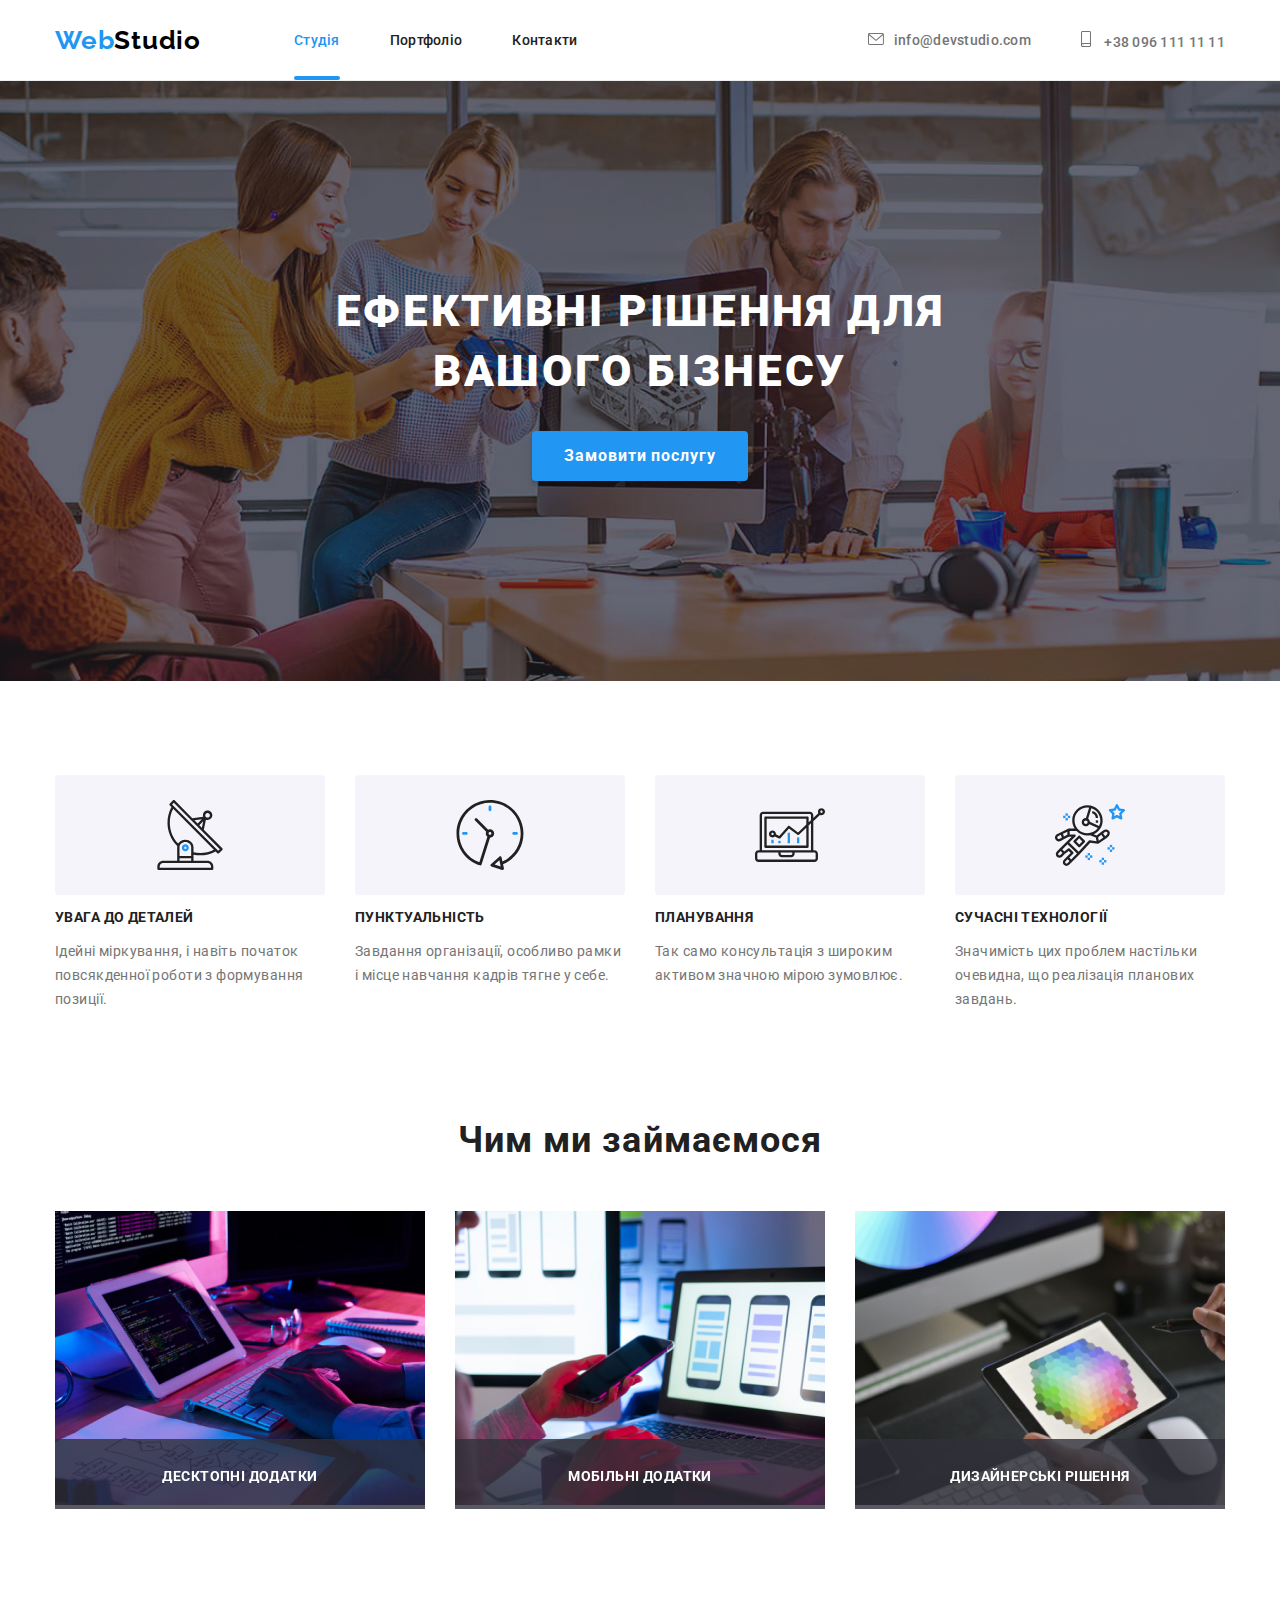
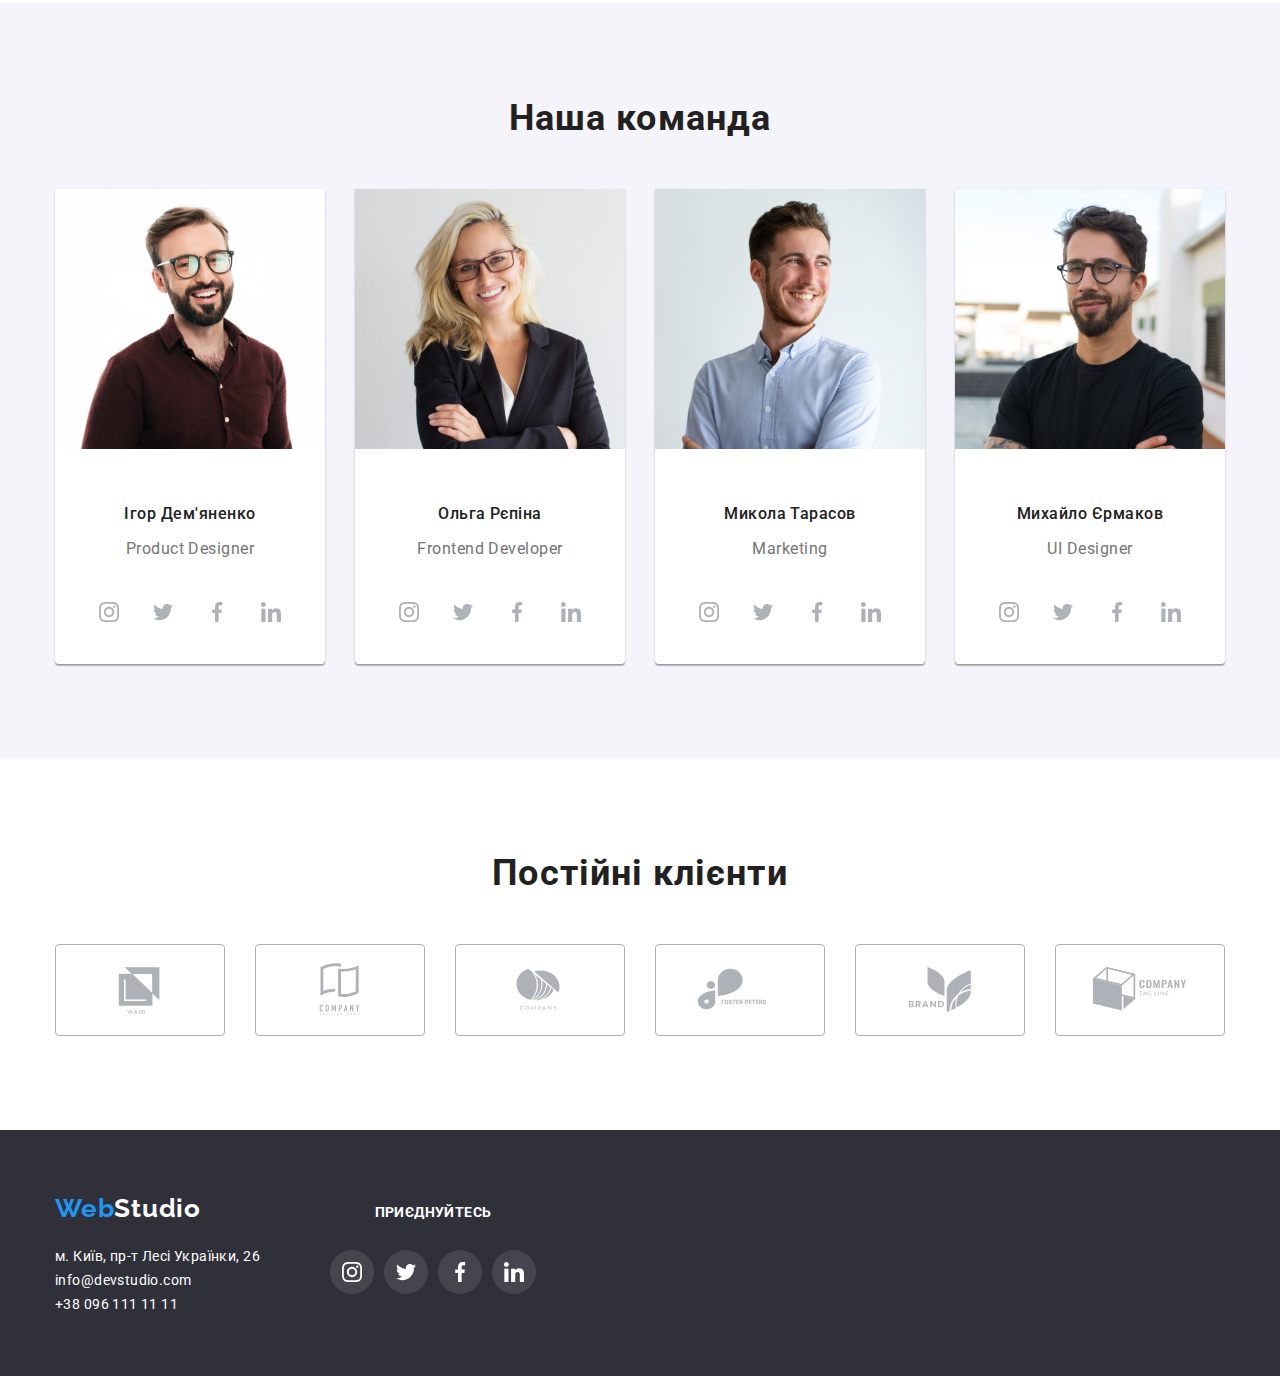
<file: index.html>
<!DOCTYPE html>
<html lang="uK">

<head>
    <meta charset="UTF-8">
    <meta http-equiv="X-UA-Compatible" content="IE=edge">
    <meta name="viewport" content="width=device-width, initial-scale=1.0">
    <title>WebStudio</title>
    <link rel="preconnect" href="https://fonts.googleapis.com">
    <link rel="preconnect" href="https://fonts.gstatic.com" crossorigin>
    <link
        href="https://fonts.googleapis.com/css2?family=Raleway:wght@700&family=Roboto:wght@400;500;700;900&display=swap"
        rel="stylesheet">
    <link rel="stylesheet" href="https://cdnjs.cloudflare.com/ajax/libs/modern-normalize/1.1.0/modern-normalize.css">
    <link rel="stylesheet" href="./css/styles.css"/>
</head>

<body class="body">
    <header class="header">
        <div class="container header-container">
            <a href="index.html" class="logo link"><span class="logo-web">Web</span>Studio</a>
            <nav class="header-nav">
                <ul class="header-list list">
                    <li class="header-list-item"><a class="header-list-link header-link link current" href="./index.html">Студія</a>
                    </li>
                    <li class="header-list-item"><a class="header-list-link header-link link" href="./portfolio.html">Портфоліо</a>
                    </li>
                    <li class="header-list-item"><a class="header-list-link header-link link" href="#">Контакти</a></li>
                </ul>
            </nav>
            <ul class="header-contacts">
                <li class="header-list-contact list">
                    <a class="header-mailto-link header-link link"
                        href="mailto:info@devstudio.com">
                        <svg class="icon-envelope icon" width="16" height="12">
                            <use href="./img/icons.svg#icon-envelope-hover"></use>
                        </svg><span>info@devstudio.com</span> 
                    </a>
                </li>
                <li class="header-list-contact list">
                    <a class="header-tel-link header-link link" href="tel:+380961111111">
                    <svg class="icon-envelope icon" width="10" height="16">
                        <use href="./img/icons.svg#icon-smartphone"></use>
                    </svg>
                        <span>+38 096 111 11 11</span>
                        </a></li>
            </ul>
        </div>
        
    </header>
    <main>
        <section class="hero section">
            <div class="container hero-container">
                    <h1 class="hero-title">Ефективні рішення для <br>вашого бізнесу</h1>
                    <button class="hero-button button" type="button" data-modal-open>Замовити послугу</button>
                <div class="backdrop is-hidden" data-modal>
                    <div class="modal">
                        <button class="modal-button button" data-modal-close>
                            <svg width="30" height="30">
                                <use href="./img/close.svg"></use>
                            </svg>
                        </button>
                    </div>
                </div>
                </div>
            </div>
                </section>
            <section class="section">
                <div class="container">
                    <h2 class="visually-hidden">Переваги</h2>
                    <ul class="benefits-list list">
                        <li class="benefits-list-item">
                            <div class="benefits-svg"><svg class="antena benefits-icon" width="70" height="70"><use href="./img/icons.svg#icon-antenna-1"></use></svg></div>
                            <h3 class="benefits-title">УВАГА ДО ДЕТАЛЕЙ</h3>
                            <p class="benefits-text">Ідейні міркування, і навіть початок повсякденної роботи з формування позиції.</p>
                        </li>
                        <li class="benefits-list-item">
                            <div class="benefits-svg"><svg class="clock benefits-icon" width="70" height="70">
                                <use href="./img/icons.svg#icon-clock"></use>
                            </svg></div>
                            <h3 class="benefits-title">ПУНКТУАЛЬНІСТЬ</h3>
                            <p class="benefits-text">Завдання організації, особливо рамки і місце навчання кадрів тягне у себе.</p>
                        </li>
                        <li class="benefits-list-item">
                            <div class="benefits-svg"><svg class="diagram benefits-icon" width="70" height="70"><use href="./img/icons.svg#icon-diagram"></use></svg></div>
                            <h3 class="benefits-title">ПЛАНУВАННЯ</h3>
                            <p class="benefits-text">Так само консультація з широким активом значною мірою зумовлює.</p>
                        </li>
                        <li class="benefits-list-item">
                            <div class="benefits-svg"><svg class="astronaut benefits-icon" width="70" height="70">
                                <use href="./img/icons.svg#icon-astronaut"></use></svg></div>
                            <h3 class="benefits-title">СУЧАСНІ ТЕХНОЛОГІЇ</h3>
                            <p class="benefits-text">Значимість цих проблем настільки очевидна, що реалізація планових завдань.</p>
                        </li>
                    </ul>
                </div>
        </section>
        <section class="our-work section">
            <div class="container">
                <h2 class="our-work-title">Чим ми займаємося</h2>
                <ul class="our-work-list list">
                    <li class="our-work-item">
                        <img class="work-img" src="./img/img1.jpg" alt="foto1" width="370">
                        <p class="product-description">Десктопні додатки</p>
                    </li>
                    <li class="our-work-item">
                        <img class="work-img" src="./img/img2.jpg" alt="foto2" width="370">
                        <p class="product-description">Мобільні додатки</p>
                    </li>
                    <li class="our-work-item">
                        <img class="work-img" src="./img/img3.jpg" alt="foto3" width="370">
                        <p class="product-description">Дизайнерські рішення</p>
                    </li>
                </ul>
            </div>
            
        
        </section>
        <section class="our-team section">
            <div class="container"><h2 class="our-team-title">Наша команда</h2>
                <ul class="our-team-list list">
                    <li class="our-team-item">
                        <img class="team-img" src="./img/img4.jpg" alt="foto4" width="270">
                        <p class="team-name">Ігор Дем'яненко</p>
                        <p class="team-position">Product Designer</p>
                        <ul class="social-icons-list list">
                            <li class="social-item">
                                <a href="#" class="social-link link">
                                    <svg class="social-icon" width="20" height="20"><use href="./img/icons.svg#icon-instagram"></use></svg>
                                </a>
                            </li>
                            <li class="social-item">
                                <a href="#" class="social-link link">
                                    <svg class="social-icon" width="20" height="20">
                                    <use href="./img/icons.svg#icon-twitter"></use>
                                    </svg>
                                 </a>
                            </li>
                            <li class="social-item"><a href="#" class="social-link link">
                                <svg class="social-icon" width="20" height="20">
                                    <use href="./img/icons.svg#icon-facebook"></use>
                                </svg>
                                </a>
                            </li>
                            <li class="social-item"><a href="#" class="social-link link">
                                <svg class="social-icon" width="20" height="20">
                                    <use href="./img/icons.svg#icon-linkedin"></use>
                                </svg>
                                </a>
                            </li>
                            
                        </ul>
                    </li>
                    <li class="our-team-item">
                        <img class="team-img" src="./img/img5.jpg" alt="foto5" width="270">
                        <p class="team-name">Ольга Рєпіна</p>
                        <p class="team-position">Frontend Developer</p>
                        <ul class="social-icons-list list">
                            <li class="social-item">
                                <a href="#" class="social-link link">
                                    <svg class="social-icon" width="20" height="20">
                                        <use href="./img/icons.svg#icon-instagram"></use>
                                    </svg>
                                </a>
                            </li>
                            <li class="social-item">
                                <a href="#" class="social-link link">
                                    <svg class="social-icon" width="20" height="20">
                                        <use href="./img/icons.svg#icon-twitter"></use>
                                    </svg>
                                </a>
                            </li>
                            <li class="social-item"><a href="#" class="social-link link">
                                    <svg class="social-icon" width="20" height="20">
                                        <use href="./img/icons.svg#icon-facebook"></use>
                                    </svg>
                                </a>
                            </li>
                            <li class="social-item"><a href="#" class="social-link link">
                                    <svg class="social-icon" width="20" height="20">
                                        <use href="./img/icons.svg#icon-linkedin"></use>
                                    </svg>
                                </a>
                            </li>
                        
                        </ul>
                    </li>
                    <li class="our-team-item">
                        <img class="team-img" src="./img/img6.jpg" alt="foto6" width="270">
                        <p class="team-name">Микола Тарасов</p>
                        <p class="team-position">Marketing</p>
                        <ul class="social-icons-list list">
                            <li class="social-item">
                                <a href="#" class="social-link link">
                                    <svg class="social-icon" width="20" height="20">
                                        <use href="./img/icons.svg#icon-instagram"></use>
                                    </svg>
                                </a>
                            </li>
                            <li class="social-item">
                                <a href="#" class="social-link link">
                                    <svg class="social-icon" width="20" height="20">
                                        <use href="./img/icons.svg#icon-twitter"></use>
                                    </svg>
                                </a>
                            </li>
                            <li class="social-item"><a href="#" class="social-link link">
                                    <svg class="social-icon" width="20" height="20">
                                        <use href="./img/icons.svg#icon-facebook"></use>
                                    </svg>
                                </a>
                            </li>
                            <li class="social-item"><a href="#" class="social-link link">
                                    <svg class="social-icon" width="20" height="20">
                                        <use href="./img/icons.svg#icon-linkedin"></use>
                                    </svg>
                                </a>
                            </li>
                        
                        </ul>
                    </li>
                    <li class="our-team-item">
                        <img class="team-img" src="./img/img7.jpg" alt="foto7" width="270">
                        <p class="team-name">Михайло Єрмаков</p>
                        <p class="team-position">UI Designer</p>
                        <ul class="social-icons-list list">
                            <li class="social-item">
                                <a href="#" class="social-link link">
                                    <svg class="social-icon" width="20" height="20">
                                        <use href="./img/icons.svg#icon-instagram"></use>
                                    </svg>
                                </a>
                            </li>
                            <li class="social-item">
                                <a href="#" class="social-link link">
                                    <svg class="social-icon" width="20" height="20">
                                        <use href="./img/icons.svg#icon-twitter"></use>
                                    </svg>
                                </a>
                            </li>
                            <li class="social-item"><a href="#" class="social-link link">
                                    <svg class="social-icon" width="20" height="20">
                                        <use href="./img/icons.svg#icon-facebook"></use>
                                    </svg>
                                </a>
                            </li>
                            <li class="social-item"><a href="#" class="social-link link">
                                    <svg class="social-icon" width="20" height="20">
                                        <use href="./img/icons.svg#icon-linkedin"></use>
                                    </svg>
                                </a>
                            </li>
                        
                        </ul>
                    </li>
                </ul>
            </div>
            
        </section>
        <section class="regular-customers section">
            <div class="container">
                <h2 class="regular-customers-title">Постійні клієнти</h2>
                <ul class="regular-customers-list list">
                    <li class="regular-customers-item">
                        <a class="customers-link link" href="#">
                            <svg class="customers-icon" width="106" height="60">
                                <use href="./img/icons.svg#icon-Logo"></use>
                            </svg>
                        </a>
                    </li>
                    <li class="regular-customers-item">
                        <a class="customers-link link" href="#">
                            <svg class="customers-icon" width="106" height="60">
                                <use href="./img/icons.svg#icon-Logo1"></use>
                            </svg>
                        </a>
                    </li>
                    <li class="regular-customers-item">
                        <a class="customers-link link" href="#">
                            <svg class="customers-icon" width="106" height="60">
                                <use href="./img/icons.svg#icon-Logo2"></use>
                            </svg>
                        </a>

                    </li>
                    <li class="regular-customers-item">
                        <a class="customers-link link" href="#">
                            <svg class="customers-icon" width="106" height="60">
                                <use href="./img/icons.svg#icon-Logo3"></use>
                            </svg>
                        </a>
                    </li>
                    <li class="regular-customers-item" href="#">
                        <a class="customers-link link">
                            <svg class="customers-icon" width="106" height="60">
                                <use href="./img/icons.svg#icon-Logo4"></use>
                            </svg>
                        </a>
                    </li>
                    <li class="regular-customers-item">
                        <a class="customers-link link" href="#">
                            <svg class="customers-icon" width="106" height="60">
                                <use href="./img/icons.svg#icon-Logo5"></use>
                            </svg>
                        </a>
                    </li>

                </ul>

            </div>

        </section>
    </main>
<footer class="footer">
    <div class="container">
    <div class="footer-adress">
        <a class="logo-footer link" href="./index.html"><span class="logo-web-footer link">Web</span>Studio</a>
        <address class="address">
            <a href="https://goo.gl/maps/zW735HcWi8GmM5Nj6" rel="noopener noreferrer nofollow" class="footer-link link">м. Київ, пр-т Лесі
                Українки, 26
            </a><br>
            <a class="footer-link link" href="mailto:info@devstudio.com">info@devstudio.com</a><br>
            <a class="footer-link link" href="tel:+380961111111">+38 096 111 11 11</a>
        </address>
    </div>
    <div class="footer-social">
        <p class="social-title">приєднуйтесь</p>
        <ul class="footer-icons-list list">
        <li class="social-footer-item">
            <a href="#" class="social-footer-link link">
                <svg class="social-footer-icon" width="20" height="20">
                    <use href="./img/icons.svg#icon-instagram"></use>
                </svg>
            </a>
        </li>
        <li class="social-footer-item">
            <a href="#" class="social-footer-link link">
                <svg class="social-footer-icon" width="20" height="20">
                    <use href="./img/icons.svg#icon-twitter"></use>
                </svg>
            </a>
        </li>
        <li class="social-footer-item"><a href="#" class="social-footer-link link">
                <svg class="social-footer-icon" width="20" height="20">
                    <use href="./img/icons.svg#icon-facebook"></use>
                </svg>
            </a>
        </li>
        <li class="social-footer-item"><a href="#" class="social-footer-link link">
                <svg class="social-footer-icon" width="20" height="20">
                    <use href="./img/icons.svg#icon-linkedin"></use>
                </svg>
            </a>
        </li>
        
        </ul>

    </div>
    </div>
    

</footer>
<script src="./js/modal.js"></script>
</body>
</html>
</file>
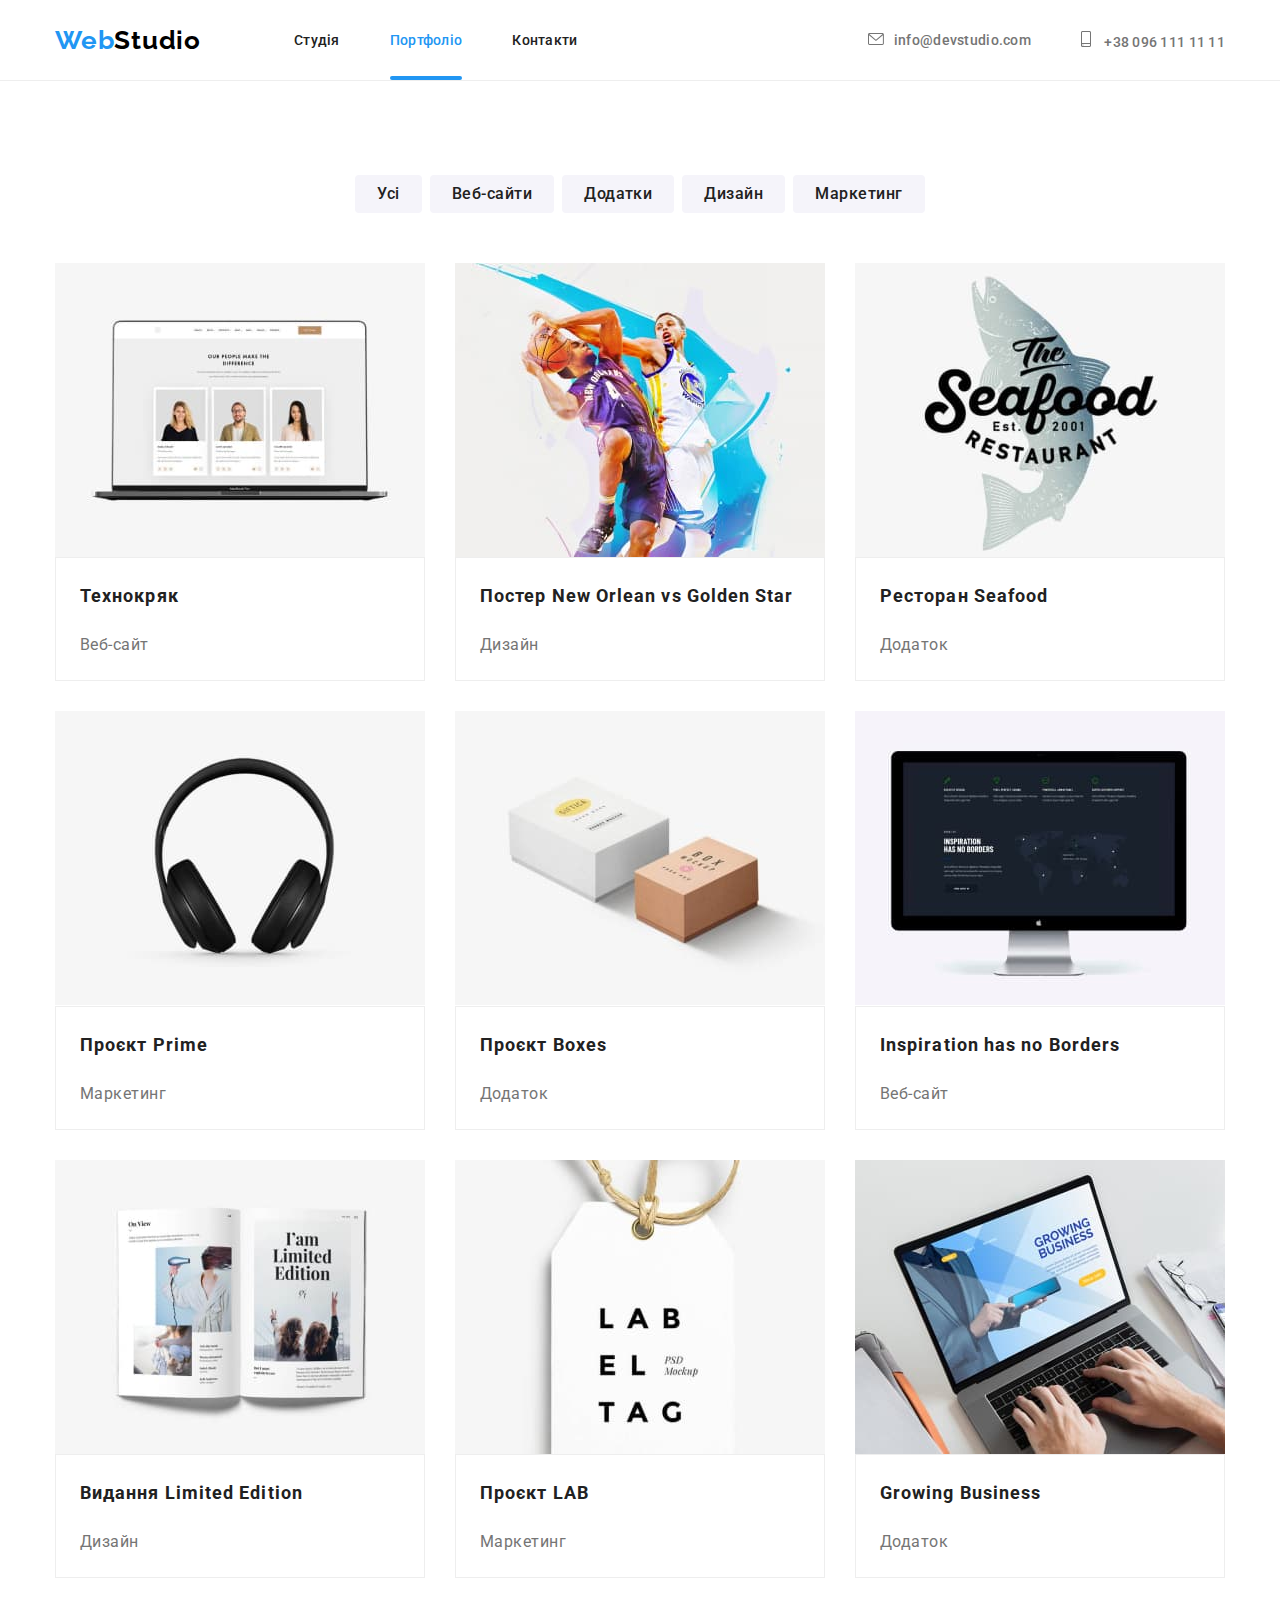
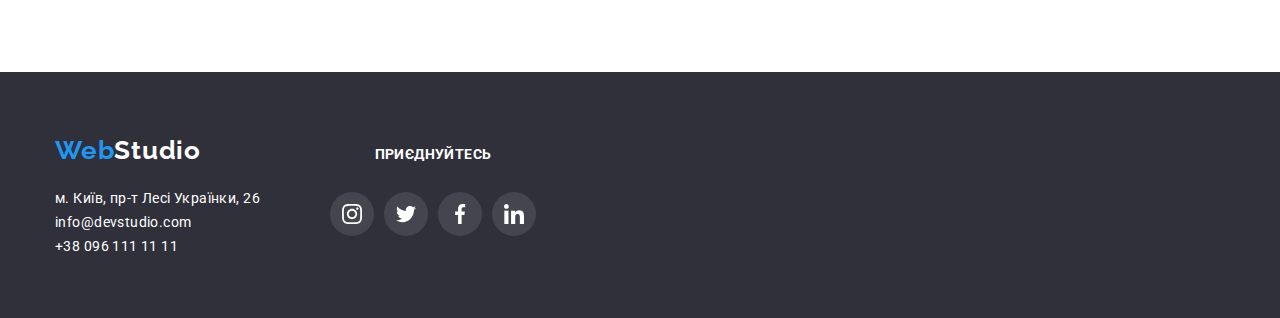
<file: portfolio.html>
<!DOCTYPE html>
<html lang="uK">

<head>
    <meta charset="UTF-8">
    <meta http-equiv="X-UA-Compatible" content="IE=edge">
    <meta name="viewport" content="width=device-width, initial-scale=1.0">
    <title>WebStudio</title>
    <link rel="preconnect" href="https://fonts.googleapis.com">
    <link rel="preconnect" href="https://fonts.gstatic.com" crossorigin>
    <link
        href="https://fonts.googleapis.com/css2?family=Raleway:wght@700&family=Roboto:wght@400;500;700;900&display=swap"
        rel="stylesheet">
    <link rel="stylesheet" href="https://cdnjs.cloudflare.com/ajax/libs/modern-normalize/1.1.0/modern-normalize.css">
    <link rel="stylesheet" href="./css/styles.css" />
</head>

<body class="body">
    <header class="header portfolio">
        <div class="container header-container header-container-portfolio">
            <a href="index.html" class="logo link"><span class="logo-web">Web</span>Studio</a>
            <nav class="header-nav">
                <ul class="header-list list">
                    <li class="header-list-item"><a class="header-list-link header-link link"
                            href="./index.html">Студія</a>
                    </li>
                    <li class="header-list-item"><a class="header-list-link header-link link current"
                            href="./portfolio.html">Портфоліо</a>
                    </li>
                    <li class="header-list-item"><a class="header-list-link header-link link" href="#">Контакти</a></li>
                </ul>
            </nav>
            <ul class="header-contacts">
                <li class="header-list-contact list">
                    <a class="header-mailto-link header-link link" href="mailto:info@devstudio.com">
                        <svg class="icon-envelope icon" width="16" height="12">
                            <use href="./img/icons.svg#icon-envelope-hover"></use>
                        </svg><span>info@devstudio.com</span>
                    </a>
                </li>
                <li class="header-list-contact list">
                    <a class="header-tel-link header-link link" href="tel:+380961111111">
                        <svg class="icon-envelope icon" width="10" height="16">
                            <use href="./img/icons.svg#icon-smartphone"></use>
                        </svg>
                        <span>+38 096 111 11 11</span>
                    </a>
                </li>
            </ul>
        </div>

    </header>
    <main>
        <section class="work section">
        <div class="container">
            <h1 class="visually-hidden">Приклади робіт</h1>
            <ul class="work-list list">
                <li class="work-list-item"><button class="work-button button" type="button">Усі</button></li>
                <li class="work-list-item"><button class="work-button button" type="button">Веб-сайти</button></li>
                <li class="work-list-item"><button class="work-button button" type="button">Додатки</button></li>
                <li class="work-list-item"><button class="work-button button" type="button">Дизайн</button></li>
                <li class="work-list-item"><button class="work-button button" type="button">Маркетинг</button></li>
            </ul>
            <ul class="examples-list list">
                <li class="examples-list-item">
                    <div class="article">
                        <a class="examples-list-link link" href="#">
                            <div class="product-thumb">
                                <img src="./img/web1.jpg" alt="web1" width="370">
                                <p class="description-position">
                                Ресурс пропонує комплексні пропозиції з різним рівнем
                                функціоналу та сервісів. Все це дозволить відвідувачу
                                отримати вичерпні відомості про компанію чи приватну
                                особу.
                                </p>
                            </div>
                            <div class="examples"><h2 class="examples-list-title">Технокряк</h2>
                            <p class="examples-list-text">Веб-сайт</p></div>
                        </a>
                    </div>
                </li>
                <li class="examples-list-item">
                    <div class="article">
                        <a class="examples-list-link link" href="#">
                            <div class="product-thumb">
                            <img src="./img/design1.jpg" alt="design1" width="370">
                            <p class="description-position">
                                Ресурс пропонує комплексні пропозиції з різним рівнем
                                функціоналу та сервісів. Все це дозволить відвідувачу
                                отримати вичерпні відомості про компанію чи приватну
                                особу.
                            </p>
                            </div>
                            <div class="examples"><h2 class="examples-list-title">Постер New Orlean vs Golden Star</h2>
                            <p class="examples-list-text">Дизайн</p></div>
                        </a>
                    </div>
                </li>
                <li class="examples-list-item">
                    <div class="article">
                        <a class="examples-list-link link" href="#">
                            <div class="product-thumb">
                                <img src="./img/addition1.jpg" alt="addition1" width="370">
                                <p class="description-position">
                                    Ресурс пропонує комплексні пропозиції з різним рівнем
                                    функціоналу та сервісів. Все це дозволить відвідувачу
                                    отримати вичерпні відомості про компанію чи приватну
                                    особу.
                                </p>
                            </div>
                            <div class="examples"><h2 class="examples-list-title">Ресторан Seafood</h2>
                            <p class="examples-list-text">Додаток</p></div>
                        </a>
                    </div>
                </li>
                <li class="examples-list-item">
                    <div class="article">
                        <a class="examples-list-link link" href="#">
                            <div class="product-thumb">
                                <img src="./img/marketing1.jpg" alt="marketing1" width="370">
                                <p class="description-position">
                                    Ресурс пропонує комплексні пропозиції з різним рівнем
                                    функціоналу та сервісів. Все це дозволить відвідувачу
                                    отримати вичерпні відомості про компанію чи приватну
                                    особу.
                                </p>
                            </div>
                            <div class="examples"><h2 class="examples-list-title">Проєкт Prime</h2>
                            <p class="examples-list-text">Маркетинг</p></div>
                        </a>
                    </div>
                </li>
                <li class="examples-list-item">
                    <div class="article">
                    <a class="examples-list-link link" href="#">
                        <div class="product-thumb">
                            <img src="./img/addition2.jpg" alt="addition2" width="370">
                            <p class="description-position">
                                Ресурс пропонує комплексні пропозиції з різним рівнем
                                функціоналу та сервісів. Все це дозволить відвідувачу
                                отримати вичерпні відомості про компанію чи приватну
                                особу.
                            </p>
                        </div>
                        <div class="examples"><h2 class="examples-list-title">Проєкт Boxes</h2>
                        <p class="examples-list-text">Додаток</p></div>
                    </a>
                    </div>
                </li>
                <li class="examples-list-item">
                    <div class="article">
                        <a class="examples-list-link link" href="#">
                            <div class="product-thumb">
                                <img src="./img/web2.jpg" alt="web2" width="370">
                                <p class="description-position">
                                    Ресурс пропонує комплексні пропозиції з різним рівнем
                                    функціоналу та сервісів. Все це дозволить відвідувачу
                                    отримати вичерпні відомості про компанію чи приватну
                                    особу.
                                </p>
                            </div>
                            <div class="examples"><h2 class="examples-list-title">Inspiration has no Borders</h2>
                            <p class="examples-list-text">Веб-сайт</p></div>
                        </a>
                    </div>
                </li>
                <li class="examples-list-item">
                    <div class="article">
                    <a class="examples-list-link link" href="#">
                        <div class="product-thumb">
                            <img src="./img/design2.jpg" alt="design2" width="370">
                            <p class="description-position">
                                Ресурс пропонує комплексні пропозиції з різним рівнем
                                функціоналу та сервісів. Все це дозволить відвідувачу
                                отримати вичерпні відомості про компанію чи приватну
                                особу.
                            </p>
                        </div>
                        <div class="examples"><h2 class="examples-list-title">Видання Limited Edition</h2>
                        <p class="examples-list-text">Дизайн</p></div>
                    </a>
                    </div>
                </li>
                <li class="examples-list-item">
                    <div class="article">
                        <a class="examples-list-link link" href="#">
                            <div class="product-thumb">
                                <img src="./img/marketing2.jpg" alt="marketing2" width="370">
                                <p class="description-position">
                                    Ресурс пропонує комплексні пропозиції з різним рівнем
                                    функціоналу та сервісів. Все це дозволить відвідувачу
                                    отримати вичерпні відомості про компанію чи приватну
                                    особу.
                                </p>
                            </div>
                            <div class="examples"><h2 class="examples-list-title">Проєкт LAB</h2>
                            <p class="examples-list-text">Маркетинг</p></div>
                        </a>
                    </div>
                </li>
                <li class="examples-list-item">
                    <div class="article">
                        <a class="examples-list-link link" href="#">
                            <div class="product-thumb">
                                <img src="./img/addition3.jpg" alt="addition3" width="370">
                                <p class="description-position">
                                    Ресурс пропонує комплексні пропозиції з різним рівнем
                                    функціоналу та сервісів. Все це дозволить відвідувачу
                                    отримати вичерпні відомості про компанію чи приватну
                                    особу.
                                </p>
                            </div>
                            <div class="examples"><h2 class="examples-list-title">Growing Business</h2>
                            <p class="examples-list-text">Додаток</p></div>
                        </a>
                    </div>
                </li>
            </ul>
        </div>
            
        </section>

    </main>
    <footer class="footer">
        <div class="container">
            <div class="footer-adress">
                <a class="logo-footer link" href="./index.html"><span class="logo-web-footer link">Web</span>Studio</a>
                <address class="address">
                    м. Київ, пр-т Лесі Українки, 26 <br>
                    <a class="footer-link link" href="mailto:info@devstudio.com">info@devstudio.com</a><br>
                    <a class="footer-link link" href="tel:+380961111111">+38 096 111 11 11</a>
                </address>
            </div>
            <div class="footer-social">
                <p class="social-title">приєднуйтесь</p>
                <ul class="footer-icons-list list">
                    <li class="social-footer-item">
                        <a href="#" class="social-footer-link link">
                            <svg class="social-footer-icon" width="20" height="20">
                                <use href="./img/icons.svg#icon-instagram"></use>
                            </svg>
                        </a>
                    </li>
                    <li class="social-footer-item">
                        <a href="#" class="social-footer-link link">
                            <svg class="social-footer-icon" width="20" height="20">
                                <use href="./img/icons.svg#icon-twitter"></use>
                            </svg>
                        </a>
                    </li>
                    <li class="social-footer-item"><a href="#" class="social-footer-link link">
                            <svg class="social-footer-icon" width="20" height="20">
                                <use href="./img/icons.svg#icon-facebook"></use>
                            </svg>
                        </a>
                    </li>
                    <li class="social-footer-item"><a href="#" class="social-footer-link link">
                            <svg class="social-footer-icon" width="20" height="20">
                                <use href="./img/icons.svg#icon-linkedin"></use>
                            </svg>
                        </a>
                    </li>
    
                </ul>
    
            </div>
        </div>
    
    
    </footer>
    
    </body>
    
    </html>
</file>
<file: css/styles.css>
/* General styles */
:root {
    --main-color: #212121;
    --first-title-color: #2196F3;
    --second-title-color: #000000;
    --background-color: #FFFFFF;
    --background-color-hero: #2F303A;
    --benefits-color: #757575;
    --button-color: #F5F4FA;
}

h1,
h2,
h3
p {
    margin: 0;
}

.body {
    font-family: 'Roboto', sans-serif;
    background-color: var(--background-color);        
}
.container {
    width: 1200px;
    margin: 0 auto;
    padding: 0 15px;
    
}
.section {
    padding-top: 94px;
    padding-bottom: 94px;
}
.logo {
    font-family: 'Raleway';
    font-weight: 700;
    font-size: 26px;
    line-height: calc(31/26);
    letter-spacing: 0.03em;
    color: var(--second-title-color);
    text-decoration: none;
}

.logo-web {
    color: var(--first-title-color); 
}
.visually-hidden {
    position: absolute;
    white-space: nowrap;
    width: 1px;
    height: 1px;
    overflow: hidden;
    border: 0;
    padding: 0;
    clip: rect(0 0 0 0);
    clip-path: inset(50%);
    margin: -1px;
}
.link {
    text-decoration: none;
}
.list {
    list-style: none;
    padding-left: 0;
    margin: 0;
}
/* Header styles */
.header-list {
    display: flex;
    
}
.header-nav {
    margin-left: 93px;
}
.header-list .header-list-item {
    
    margin-right: 50px;    
}
.header-list .header-list-item:last-child {
    margin-right: 0;
}
.header-contacts {
    display: flex;

    padding-top: 32px;
    padding-bottom: 32px;
}
.header-contacts {
    margin-left: auto;
}
.header-list-contact + .header-list-contact{
   margin-left: 50px; 
   }
.header-list-contact {
    display: flex;
    align-items: center;
}
.header-list-contact .icon-envelope {
    margin-right: 10px;
    fill: var(--benefits-color) 
}
 
.header .header-list-contact:hover .icon {
    fill: #2196F3;
    
} 

.header-container {
    display: flex;
    align-items: center;
    max-height: 80px;
}

.header-link {
    position: relative;
    
    display: block;
    padding-top: 32px;
    padding-bottom: 32px;

    font-family: 'Roboto';
    font-weight: 500;
    font-size: 14px;
    line-height: calc(16/14);
    letter-spacing: 0.02em;

    color: var(--main-color);
    transition: color 250ms cubic-bezier(0.4, 0, 0.2, 1);
}

.current::after {
    content: "";
    position: absolute;
    bottom: 0;
    left: 0;
    width: 100%;
    height: 4px;
    border-radius: 2px;

    background-color: var(--first-title-color);
}
.header-link:hover,
.header-link:focus {
    color: var(--first-title-color);}

.header-link .icon-envelope:hover {
    fill: #2196F3;
}
.header {
    border-bottom: 1px solid #EEEEEE;
}
.header-mailto-link {
    font-weight: 500;
    font-size: 14px;
    line-height: calc(16/14);
    letter-spacing: 0.02em;
    
    color: #757575;
}
.header-tel-link {
    font-weight: 500;
    font-size: 14px;
    line-height: calc(16/14);
    letter-spacing: 0.02em;
    
    color: #757575;
}


/* Hero styles */

.hero-title {
    padding-top: 200px;
    font-family: 'Roboto';
    font-weight: 900;
    font-size: 44px;
    line-height: calc(60/44);
    text-align: center;
    letter-spacing: 0.06em;
    text-transform: uppercase;
    color: var(--background-color);
}
.hero {
    max-width: 1600px;
    height: 600px;
    margin-left: auto;
    margin-right: auto;
    padding: 0px;

    background: var(--background-color-hero);
    display: block;
    text-align: center; 

    background-image: linear-gradient(rgba(47, 48, 58, 0.4), rgba(47, 48, 58, 0.4)), url(../img/hero-bg.jpg);
    background-repeat: no-repeat;
    background-position: center;
    background-size: cover;
    
    
}
.hero-button {
    margin-top: 30px;
    margin-bottom: 200px;
    color: var(--background-color);
    background: var(--first-title-color);
    font-family: 'Roboto';
    font-style: normal;
    font-weight: 700;
    font-size: 16px;
    line-height: calc(30/16);
    align-items: center;
    text-align: center;
    letter-spacing: 0.06em;
    padding: 10px 32px;
    box-shadow: 0px 4px 4px rgba(0, 0, 0, 0.15);
    border-radius: 4px;
    border: transparent;
    cursor: pointer;
    
    transition: background-color 250ms cubic-bezier(0.4, 0, 0.2, 1);
}

.hero-button:hover,
.hero-button:focus {
    background-color: #188CE8;
}

/*modal*/
.backdrop {
    position: fixed;
    top: 0;
    left: 0;
    width: 100%;
    height: 100%;
    background-color: rgba(0, 0, 0, 0.2);

    opacity: 1;
    transition: opacity 250ms cubic-bezier(0.4, 0, 0.2, 1);
}

.backdrop.is-hidden {
    opacity: 0;
    pointer-events: none;
}

.backdrop.is-hidden .modal {
    transform: translate (-50%, -50%) scale(1.1);
}


.modal {
    position: fixed;
    top: 50%;
    left: 50%;
    width: 528px;
    height: 581px;


    background-color: var(--background-color);
    border-radius: 4px;
    box-shadow: 0px 2px 1px rgba(0, 0, 0, 0.2),
        0px 1px 1px rgba(0, 0, 0, 0.14),
        0px 1px 3px rgba(0, 0, 0, 0.12);

    transform: translate(-50%, -50%) scale(1);
    transition: transform 250ms cubic-bezier(0.4, 0, 0.2, 1);
}

.modal-button {

    position: absolute;
    right: 8px;
    top: 8px;
    width: 30px;
    height: 30px;
    border: none;
    background-color: transparent;
    background-image: url('../img/close.svg');
    cursor: pointer;
    
}



.benefits-list {
    display: flex;
}
.benefits-list .benefits-list-item:not(:last-child) {
    margin-right: 30px;
}
.benefits-title {
    font-family: 'Roboto';
    font-weight: 700;
    font-size: 14px;
    line-height: calc(16/14);
    letter-spacing: 0.03em;
    text-transform: uppercase;
    color: var(--main-color);
}
.benefits-text {
    font-family: 'Roboto';
    font-style: normal;
    font-weight: 400;
    font-size: 14px;
    line-height: calc(24/14);
    letter-spacing: 0.03em;
    color: var(--benefits-color);
}
.benefits-svg {
    display: flex;
    align-items: center;
    justify-content: center;
    width: 270px;
    height: 120px;
    background: #F5F4FA;
    border-radius: 4px;
}
.our-work {
    padding-top: 0;
}
.our-work-title {
    margin-bottom: 50px;
    font-family: 'Roboto';
    font-weight: 700;
    font-size: 36px;
    line-height: calc(42/36);
    text-align: center;
    letter-spacing: 0.03em;
    color: var(--main-color);
}
.our-work-list {
    display: flex;
    justify-content: center;
    align-items: center;
}
.our-work-list .our-work-item {
    position: relative;
}

.our-team {
    background-color: #F5F4FA;
}

.our-team-item {
    width: 270px;
    box-shadow: 0px 1px 3px rgba(0, 0, 0, 0.12), 0px 1px 1px rgba(0, 0, 0, 0.14), 0px 2px 1px rgba(0, 0, 0, 0.2);
    border-radius: 0px 0px 4px 4px;
    background-color: #FFFFFF;
    
}
.our-work-item:not(:last-child) {
    margin-right: 30px;
}
.our-work-item::before {
    display: inline-block;
    content: "";

    position: absolute;
    bottom: 0;
    right: 0;
    width: 100%;
    height: 70px;
    background-color: rgba(47, 48, 58, 0.8);
}
.product-description {
    position: absolute;
    top: 84%;
    left: 50%;
    transform: translate(-50%, -50%);

    font-weight: 700;
    text-transform: uppercase;

    color: var(--background-color);

    font-size: 14px;
    line-height: calc(16/14);
    text-align: center;
    letter-spacing: 0.03em;
} 
    
.our-team-list {
    margin-top: 50px;
    display: flex;
    justify-content: center;
    
}
.our-team-item:not(:last-child) {
    margin-right: 30px;
}
.our-team-title {
    font-family: 'Roboto';
    font-weight: 700;
    line-height: calc(42/36);
    font-size: 36px;
    letter-spacing: 0.03em;
    text-align: center;
    color: var(--main-color);
}
.team-name {
    font-family: 'Roboto';
    font-style: normal;
    font-weight: 500;
    font-size: 16px;
    line-height: calc(19/16);
    letter-spacing: 0.03em;
    margin-top: 50px;
    text-align: center;
    color: var(--main-color);
}
.social-icons-list {
    display: flex;
    align-items: center;
    justify-content: center;
}
.social-item {
    width: 44px;
    height: 44px;
    background-color: var(--background-color);
    margin-top: 16px;
    border-radius: 50%;
    margin-bottom: 30px;
    
}
.social-item:not(:last-child) {
margin-right: 10px;
}
.social-icon {
    fill: #AFB1B8;

    transition: fill 250ms cubic-bezier(0.4, 0, 0.2, 1);
}
.social-icons-list .social-item:hover .social-icon {
        fill: #FFFFFF;
}
.social-item:hover {
    background-color: #2196F3;
}

.social-link { 
    width: 100%;
    height: 100%;
    display: flex;
    align-items: center;
    justify-content: center;
}
.team-position {
    font-family: 'Roboto';
    font-weight: 400;
    font-size: 16px;
    line-height: calc(19/16);
    letter-spacing: 0.03em;
    text-align: center;
    color: var(--benefits-color);
}

.regular-customers-title {
    font-family: 'Roboto';
    font-style: normal;
    font-weight: 700;
    font-size: 36px;
    line-height: calc(42/36);
    text-align: center;
    letter-spacing: 0.03em;
    color: var(--main-color);
}
.regular-customers-list {
    display: flex;
    align-items: center;
    justify-items: center;
}
.regular-customers-item {
    width: 170px;
    height: 92px;
    margin-right: 30px;
    margin-top: 50px;
    border: 1px solid #AFB1B8;
    border-radius: 4px;
}
.regular-customers-item:last-child {
    margin-right: 0;
}
.customers-link {
    width: 100%;
    height: 100%;
    display: flex;
    align-items: center;
    justify-content: center;

    transition: fill 250ms cubic-bezier(0.4, 0, 0.2, 1), border 250ms cubic-bezier(0.4, 0, 0.2, 1);
}
.customers-icon {
    fill: #AFB1B8;
    transition: fill 250ms cubic-bezier(0.4, 0, 0.2, 1), border 250ms cubic-bezier(0.4, 0, 0.2, 1);
}
.regular-customers-item:hover,
.regular-customers-item:focus {
    border: 1px solid var(--first-title-color);
    border-radius: 4px;
}
.regular-customers-item:hover .customers-icon {
fill: var(--first-title-color);

}
/*футер*/

.footer {
    background: var(--background-color-hero);
}
.address {
    font-style: normal;
        font-family: 'Roboto';
        font-weight: 400;
        font-size: 14px;
        line-height: calc(24/14);
        letter-spacing: 0.03em;
        color: var(--background-color);
}
.footer-link {
    font-style: normal;
    font-family: 'Roboto';
    font-style: normal;
    font-weight: 400;
    font-size: 14px;
    line-height: calc(24/14);
    letter-spacing: 0.03em;
    color: var(--background-color);

    transition: color 250ms cubic-bezier(0.4, 0, 0.2, 1);
}
.logo-web-footer {
    font-family: 'Raleway';
    font-weight: 700;
    font-size: 26px;
    line-height: calc(31/26);
    letter-spacing: 0.03em;
    color: var(--first-title-color);
}
.logo-footer {
    font-family: 'Raleway';
    font-weight: 700;
    font-size: 26px;
    line-height: calc(31/26) ;
    letter-spacing: 0.03em;
    color: var(--background-color);
}
.footer {
    padding-top: 60px;
    padding-bottom: 60px;
}
.footer-link:hover,
.footer-link:focus {
    color: var(--first-title-color)
}
.address {
    margin-top: 20px;
}
.work-button {
        color: var(--main-color);
        background: var(--button-color);
        font-family: 'Roboto';
        font-style: normal;
        font-weight: 500;
        font-size: 16px;
        line-height: calc(26/16);
        text-align: center;
        letter-spacing: 0.03em;
}
.work-list {
    display: flex;
    justify-content: center;
    margin-bottom: 50px;
}

.work-list-item:not(:last-child) {
    margin-right: 8px;
}
.work-button {
    padding: 6px 22px;
    background: #F5F4FA;
    border-radius: 4px;
    border: transparent;

    transition: background-color 250ms cubic-bezier(0.4, 0, 0.2, 1);
}

.work-button:hover,
.work-button:focus {
    background: var(--first-title-color);
    color: var(--background-color);
    box-shadow: 0px 3px 1px rgba(0, 0, 0, 0.1), 0px 1px 2px rgba(0, 0, 0, 0.08), 0px 2px 2px rgba(0, 0, 0, 0.12);
}
.examples-list-title {
    margin-left: 24px;
    margin-top: 20px;
    margin-bottom: 4px;
    font-family: 'Roboto';
    font-weight: 700;
    font-size: 18px;
    line-height: calc(36/18);
    letter-spacing: 0.06em;
    color: var(--main-color);
}
.examples-list-text {
    margin-left: 24px;
    margin-bottom: 20px;
    font-family: 'Roboto';
    font-weight: 400;
    font-size: 16px;
    line-height: calc(30/16);
    letter-spacing: 0.03em;
    color: var(--benefits-color);
}
.button {
    cursor: pointer;
}
.current {
    color: var(--first-title-color);
}
.examples-list {
    display: flex;
    flex-wrap: wrap;
    
}
.examples-list-item:nth-child(3n) {
    margin-right: 0;
}
.examples-list-item:nth-last-child(-n + 3) {
    margin-bottom: 0px;
}
.examples-list-item {
    margin-right: 30px;
    margin-bottom: 30px;
    width: 370px;
}

.examples {
    margin-top: -4px;
    background: #FFFFFF;
    border: 1px solid #EEEEEE;
}

.examples-list-item:hover,
.examples-list-item:focus {
    box-shadow: 0px 3px 1px rgba(0, 0, 0, 0.1), 0px 1px 2px rgba(0, 0, 0, 0.08), 0px 2px 2px rgba(0, 0, 0, 0.12);
}
.social-title {
    font-family: 'Roboto';
    font-style: normal;
    font-weight: 700;
    font-size: 14px;
    line-height: 16px;
    letter-spacing: 0.03em;
    text-transform: uppercase;
    text-align: center;
    color: #FFFFFF;
}
.social-footer-item {
    width: 44px;
    height: 44px;
    background: rgba(255, 255, 255, 0.1);
    margin-top: 16px;
    border-radius: 50%;
    margin-bottom: 20px;

    transition: background-color 250ms cubic-bezier(0.4, 0, 0.2, 1);
}
.social-footer-item:not(:last-child) {
    margin-right: 10px;
}
.footer-icons-list {
    display: flex;
    align-items: center;
    justify-content: center;
}
.social-footer-link {
    width: 100%;
    height: 100%;
    display: flex;
    align-items: center;
    justify-content: center;

    transition: background-color 250ms cubic-bezier(0.4, 0, 0.2, 1);
}
.social-footer-icon {
    fill: var(--background-color);
}
.social-footer-item:hover {
    background-color: #2196F3;
}
.footer {
    display: flex;
    padding-top: 60px;
    padding-bottom: 60px;
}
.footer>.container {
    display: flex;
    align-items: baseline;
}
.footer-adress {
    margin-right: 70px;
}

.description-position {
    position: absolute;
    top: 0;
    left: 0;
    margin: 0;
    padding-top: 63px;
    padding-right: 24px;
    padding-bottom: 63px;
    padding-left: 24px;
    width: 100%;
    height: 100%;
    background: rgba(33, 150, 243, 0.9);
    font-size: 18px;
    line-height: 1.56;
    color: #fff;
    transform: translateY(100%);
    opacity: 0;
    transition: transform 250ms cubic-bezier(0.4, 0, 0.2, 1),
        opacity 250ms cubic-bezier(0.4, 0, 0.2, 1);
}

.examples-list-link:hover .description-position,
.examples-list-link:focus .description-position {
    opacity: 1;
    transform: translateY(0);
}


.product-thumb {
    position: relative;
    overflow: hidden;
    }
</file>
